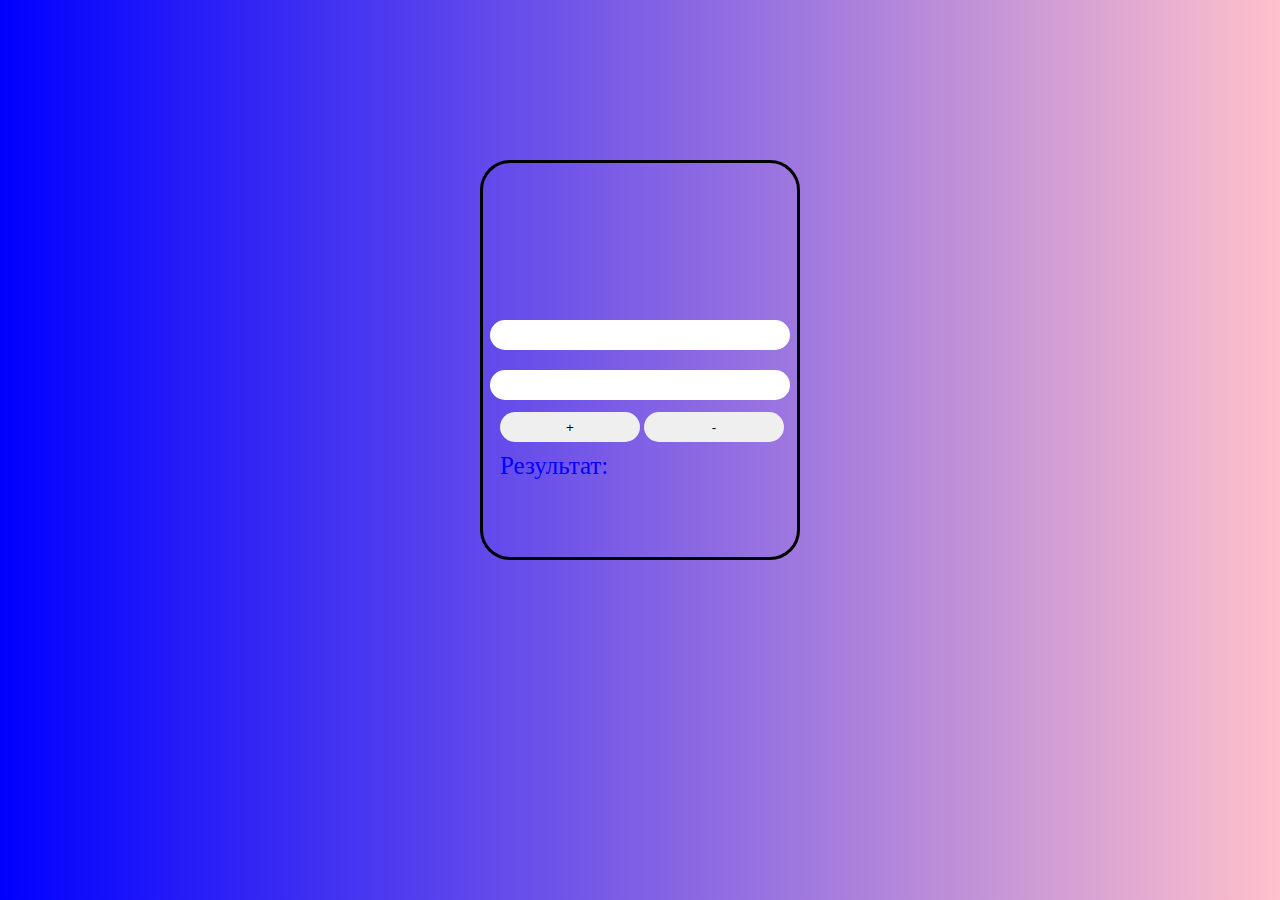
<file: Работы/fd/index.html>
<!DOCTYPE html>
<html lang="en">
<head>
    <meta charset="UTF-8">
    <meta name="viewport" content="width=device-width, initial-scale=1.0">
    <title>Document</title>
    <link rel="stylesheet" href="style.css">
</head>
<body>
<div class="block">
    <div class="inp">
        <input type="text" id="input_one">
        <input type="text" id="input_two">
        <div class="btn">
            <button id="btn_pl">+</button>
            <button id="btn_mn">-</button>
            <p id="res">Результат: </p>
        </div>
    </div>
</div>
    
<script src="main.js"></script>    
</body>
</html>
</file>
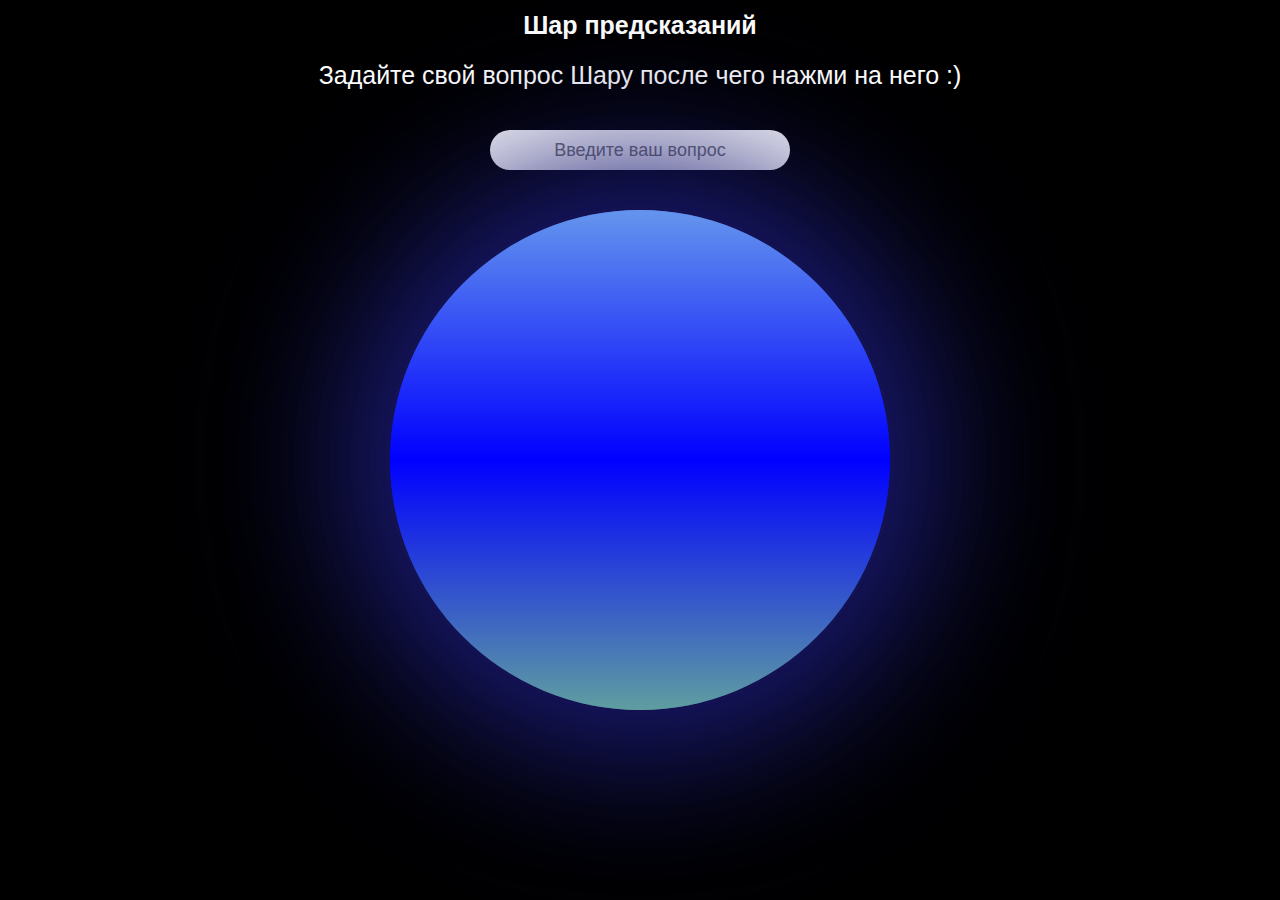
<file: Работы/sad/index.html>
<!DOCTYPE html>
<html>
<head>
  <title>Шар предсказаний</title>
  <link rel="stylesheet" href="style.css">
</head>
<body onunload="doUnload()">
<header>
  <h1>Шар предсказаний</h1>
  <p>Задайте свой вопрос Шару после чего нажми на него :)</p>
</header>
    
<div class="one">
  <input type="text" id="question" placeholder="Введите ваш вопрос">
  <p id="warn"></p>
</div>
<div class="two">
  <div id="blc">
    <button id="btn"></button>
    <p id="answer"></p>
  </div>
</div>
  <script src="main.js"></script>
</body>
</html>
</file>
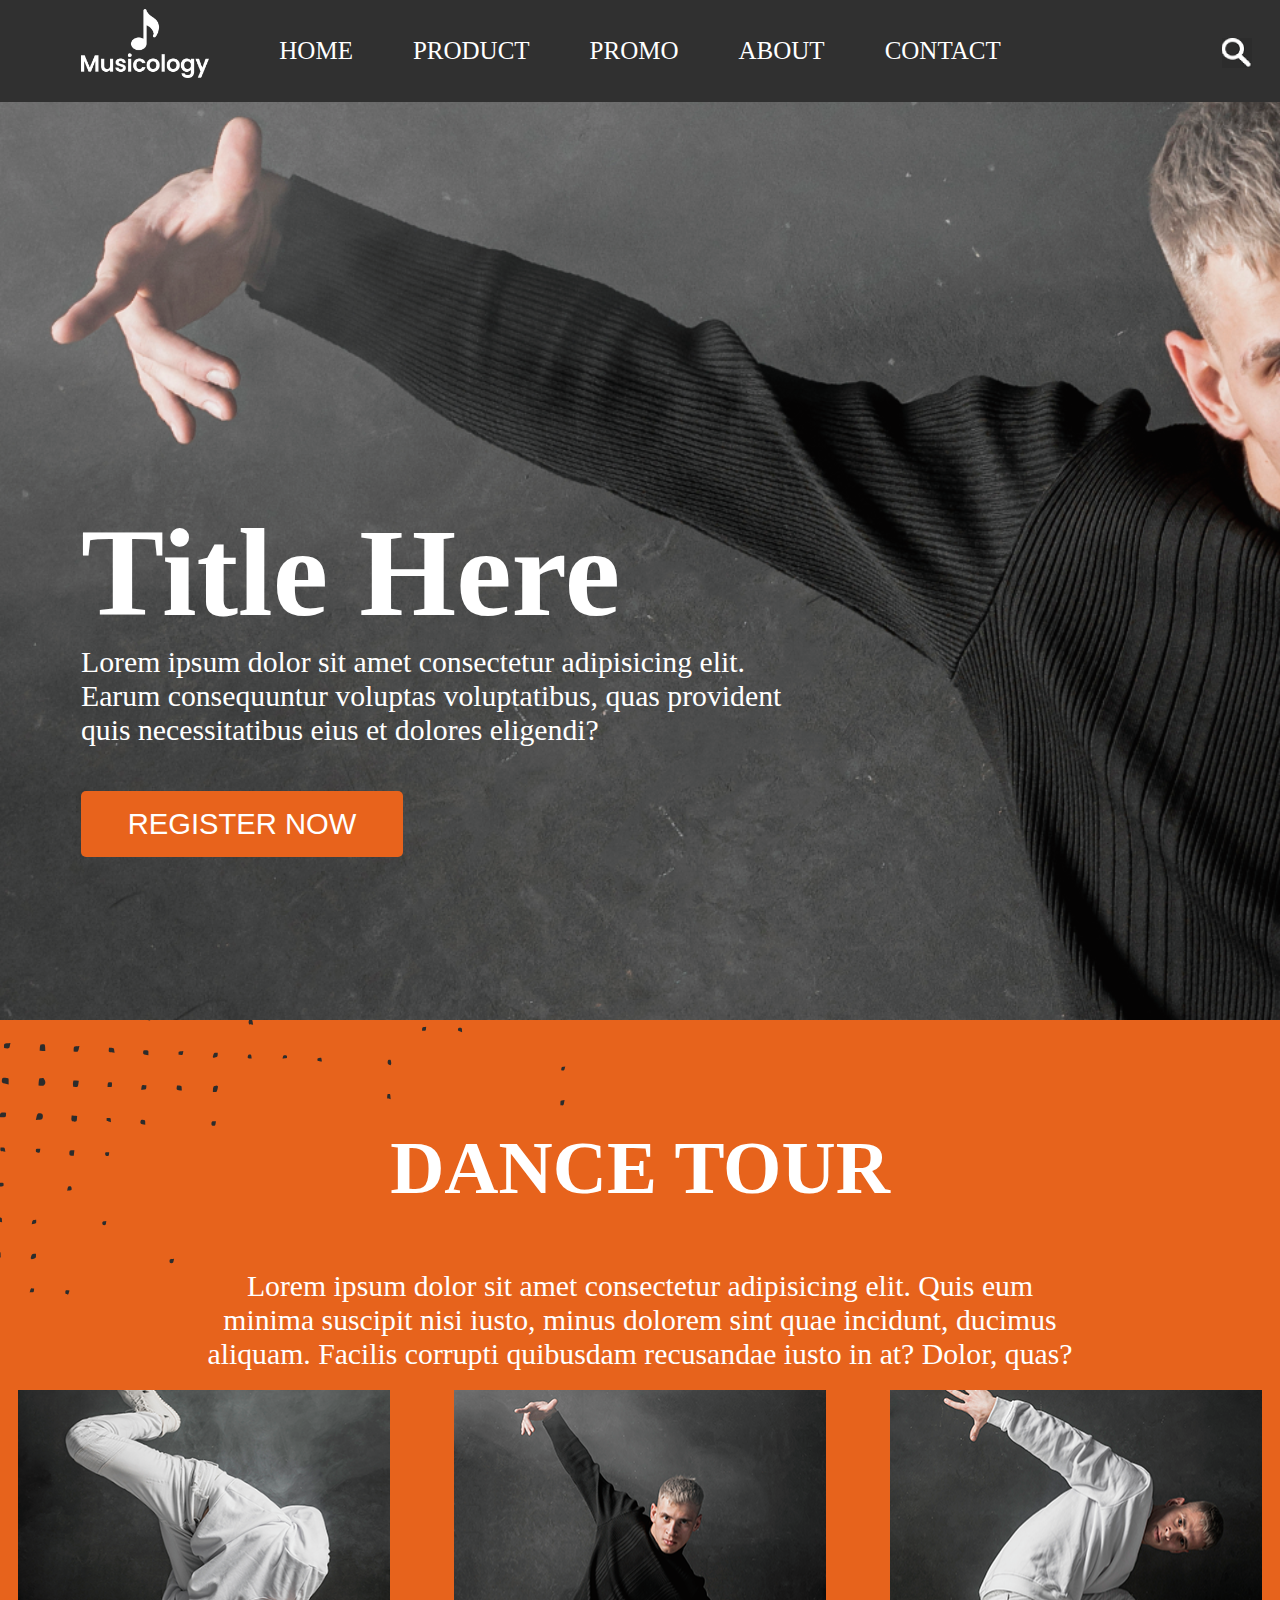
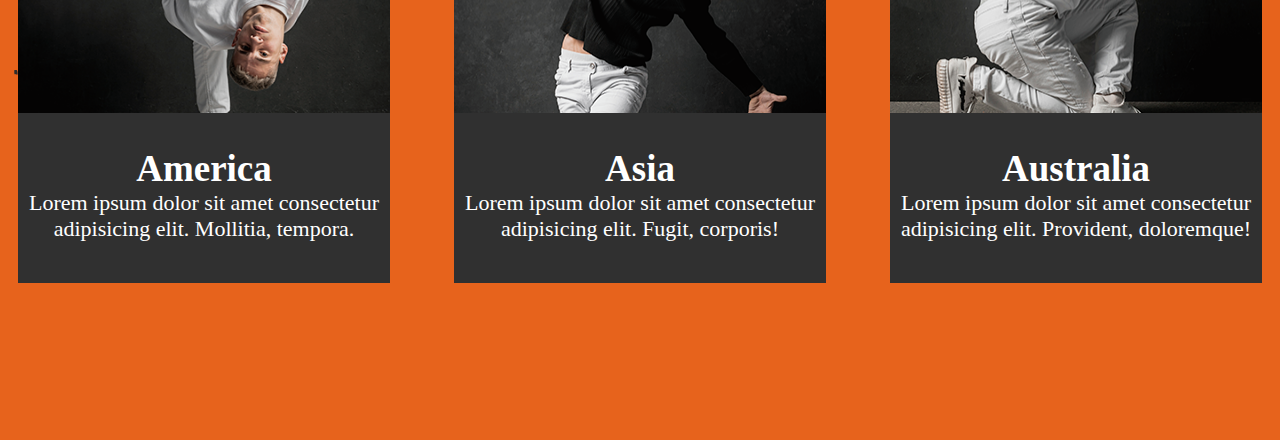
<file: Работы/проект 1/index.html>
<!DOCTYPE html>
<html lang="en">
<head>
    <meta charset="UTF-8">
    <meta name="viewport" content="width=device-width, initial-scale=1.0">
    <link rel="stylesheet" href="https://cdnjs.cloudflare.com/ajax/libs/font-awesome/4.7.0/css/font-awesome.min.css">
    <link rel="stylesheet" href="css/style.css">
    <title>Document</title>
</head>
<body>
    <div class="block_one">
        <header class="header_one">
            <ul class="ul_one">
                <li><a href="#">Home</a></li>
                <li><a href="#">Product</a></li>
                <li><a href="#">Promo</a></li>
                <li><a href="#">About</a></li>
                <li><a href="#">Contact</a></li>
            </ul>
            <a href="#"><img src="img/Logo.png" class="logo"></a>
            <div class="example">
                <input type="text" placeholder="Search.." name="search" id="search" class="search">
                <button id="btn"><img src="img/search.png"></button>
            </div>
        </header>
        <div class="main_one">
            <h1>Title Here</h1>
            <p>Lorem ipsum dolor sit amet consectetur adipisicing elit. Earum consequuntur voluptas voluptatibus, quas provident quis necessitatibus eius et dolores eligendi?</p>
            <button>Register Now</button>
        </div>
    </div>
    <div class="block_two">
        <div class="shape"></div>
        <div class="text">
            <h1>Dance tour</h1>
            <p>Lorem ipsum dolor sit amet consectetur adipisicing elit. Quis eum minima suscipit nisi iusto, minus dolorem sint quae incidunt, ducimus aliquam. Facilis corrupti quibusdam recusandae iusto in at? Dolor, quas?</p>
        </div>
        <div class="box">
            <div class="cards">
                <img src="img/cards_three.png">
                <b>America</b>
                <p>Lorem ipsum dolor sit amet consectetur adipisicing elit. Mollitia, tempora.</p>
            </div>
                
            <div class="cards">
                <img src="img/cards_two.png">
                <b>Asia</b>
                <p>Lorem ipsum dolor sit amet consectetur adipisicing elit. Fugit, corporis!</p>
            </div>
            <div class="cards">
                <img src="img/cards_one.png">
                <b>Australia</b>
                <p>Lorem ipsum dolor sit amet consectetur adipisicing elit. Provident, doloremque!</p>
            </div>
        </div>
    </div>
    <script src="js/main.js"></script>
</body>
</html>
</file>
<file: Работы/fd/style.css>
*{
    border: none;
    box-sizing: border-box;
    margin: 0;
    padding: 0;
}
body{
    background: linear-gradient(to right, blue, pink);
    height: 80vh;
    display: flex;
    justify-content: center;
    align-items: center;
    
}
.inp{
    position: relative;
    display: grid;
    width: 300px;
    height: 80px;
    gap: 20px;
    border-radius: 30px;
}
input{
    border-radius: 30px;
    font-size: 15px;
    text-align: center;
}
.btn{
    position: absolute;
    bottom: -80px;
    left: 10px;
}
button{
    cursor: pointer;
    border-radius: 30px;
    width: 140px;
    height: 30px;
}
button:hover{
    transition: .4s;
    color: white;
    background-color: black;
}
p{
    font-size: 25px;
    color: blue;
    margin-top: 10px;
}
.block{
    border-radius: 30px;
    border: 3px solid black;
    height: 400px;
    width: 320px;
    display: flex;
    justify-content: center;
    align-items: center;
}
</file>
<file: Работы/sad/style.css>
*{
    margin: 0;
    padding: 0;
    box-sizing: border-box;
    -webkit-box-sizing: border-box;
    color: white;
}
body{
    background: black;
}
header{
    min-width: 800px;
    height: 100px;
    display: grid;
    justify-content: center;
    align-items: center;
    text-align: center;
}
header p, header h1{
    font-size: 25px;
    font-family: 'Franklin Gothic Medium', 'Arial Narrow', Arial, sans-serif;
}
.one{
    margin-top: 30px;
    position: absolute;
    width: 100%;
    display: grid;
    justify-content: center;
    text-align: center;
    font-size: 18px;
}
.one input{
    color: black;
    text-align: center;
    height: 40px;
    width: 300px;
    font-size: 18px;
    border: none;
    border-radius: 30px;
}
.one p{
    margin-top: 10px;
    color: red;
}
.two{
    display: flex;
    justify-content: center;
    align-items: center;
    height: 80vh;
}
.two div, .two button{
    cursor: pointer;
    width: 500px;
    height: 500px;
    border-radius: 50%;
    border: none;
    background: linear-gradient(to bottom, cornflowerblue, blue, cadetblue);
    display: flex;
    align-items: center;
    justify-content: center;
    animation: cls 10s linear infinite;
    filter: drop-shadow(0px 0px 80px midnightblue);
    transition: .4s;

}
.two p{
    display: grid;
    align-items: center;
    text-align: center;
    color: white;
    position: absolute;
    border-radius: 30px;
    width: 200px;
    height: 70px;
    animation: cl 10s linear infinite;
    font-size: 30px;
}
.two button:hover{
    transform: scale(90%);
}
@keyframes cl {
    0%{
        background-color: brown;
    }
    25%{
        background-color: cadetblue;
    }
    50%{
        background-color: midnightblue;
    }
    75%{
        background-color: mediumaquamarine;
    }
    100%{
        background-color: brown;
    }
}
</file>
<file: Работы/проект 1/css/style.css>
*{
    margin: 0;
    padding: 0;
    color: white;
    box-sizing: border-box;
}
body{
    background-color: #303030;
}
/* первый блок */
    .block_one{
        margin: 0 auto;
        z-index: 2;
        position: relative;
        background: url('../img/img_one.png');
        background-repeat: no-repeat;
        max-width: 1900px;
        height: 1020px;
    }
    /* шапка */
    .header_one{
        display: flex;
        justify-content: center;
        position: relative;
        width: 100%;
        min-width: 480px;
        height: 102px;
        background-color: #303030;
    }
    .ul_one {
        display: flex;
        align-items: center;
    }
    .ul_one li{
        display: block;
        padding: 0px 30px;
    }
    .ul_one a{
        text-transform: uppercase;
        font-size: 25px;
        text-decoration: none;
        transition: .4s;
    }
    .logo{
        width: 128px;
        height: 69px;
        position: absolute;
        left: 81px;
        top: 9px;
    }
    .example{
        position: absolute;
        right: 68px;
        top: 38px;
    }
    a:hover{
        color: #e8631c;
    }
    .example input{
        border: none;
        color: black;
        padding: 10px;
        width: 250px;
        height: 30px;
        border-radius: 20px;
    }
    .search{
        display: none;
    }
    .example img{
        width: 30px;
        height: 30px;
    }
    .example button{
        margin-left: 10px;
        position: absolute;
        cursor: pointer;
        border: none;
        width: 30px;
        height: 30px;
    }
    /* текст с кнопкой */
    .main_one{
        position: relative;
        top: 400px;
        left: 81px;
        width: 710px;
        height: 424px;
    }
    .main_one h1 {
        font-size: 124.71px;
    }
    .main_one p{
        overflow: auto;
        font-size: 29.74px;
    }
    .main_one button{
        cursor: pointer;
        margin-top: 44px;
        font-size: 29.2px;
        border-radius: 5px;
        width: 322px;
        height: 66px;
        text-transform: uppercase;
        background-color: #e8631c;
        border: none;
        transition: .4s;
    }
    .main_one button:hover{
        background-color: white;
        color: black;
    }
/* второй блок */
    .block_two{
        margin: 0 auto;
        position: relative;
        display: flex;
        justify-content: center;
        background-color: #e7631c;
        max-width: 1900px;
        height: 1020px;
        z-index: 1;
    }
    .shape{
        width: 1475px;
        height: 1195px;
        background: url('../img/Shape.png');
        position: relative;
        bottom: 540px;
        right: 700px; 
    }
    .text{
        margin-top: 105px;
        position: absolute;
        top: 0;
        width: 100%;
        text-align: center;
    }
    .text h1{
        font-size: 75.05px;
        margin-bottom: 58px;
        text-transform: uppercase;
    }
    .text p{
        text-wrap: balance;
        font-size: 29.74px;
    }
    .cards{
        width: 372px;
        height: 493px;
        background-color: #303030;
    }
    .box{
        display: grid;
        gap: 64px;
        grid-template-columns: repeat(3,0fr);
        position: absolute;
        top: 370px;
        text-align: center;
    }
    .cards img{
        width: 372px;
        height: 323px;
        margin-bottom: 30px;
    }
    .cards b{
        font-size: 36.99px;
    }
    .cards p{
        font-size: 22px
    }
</file>
